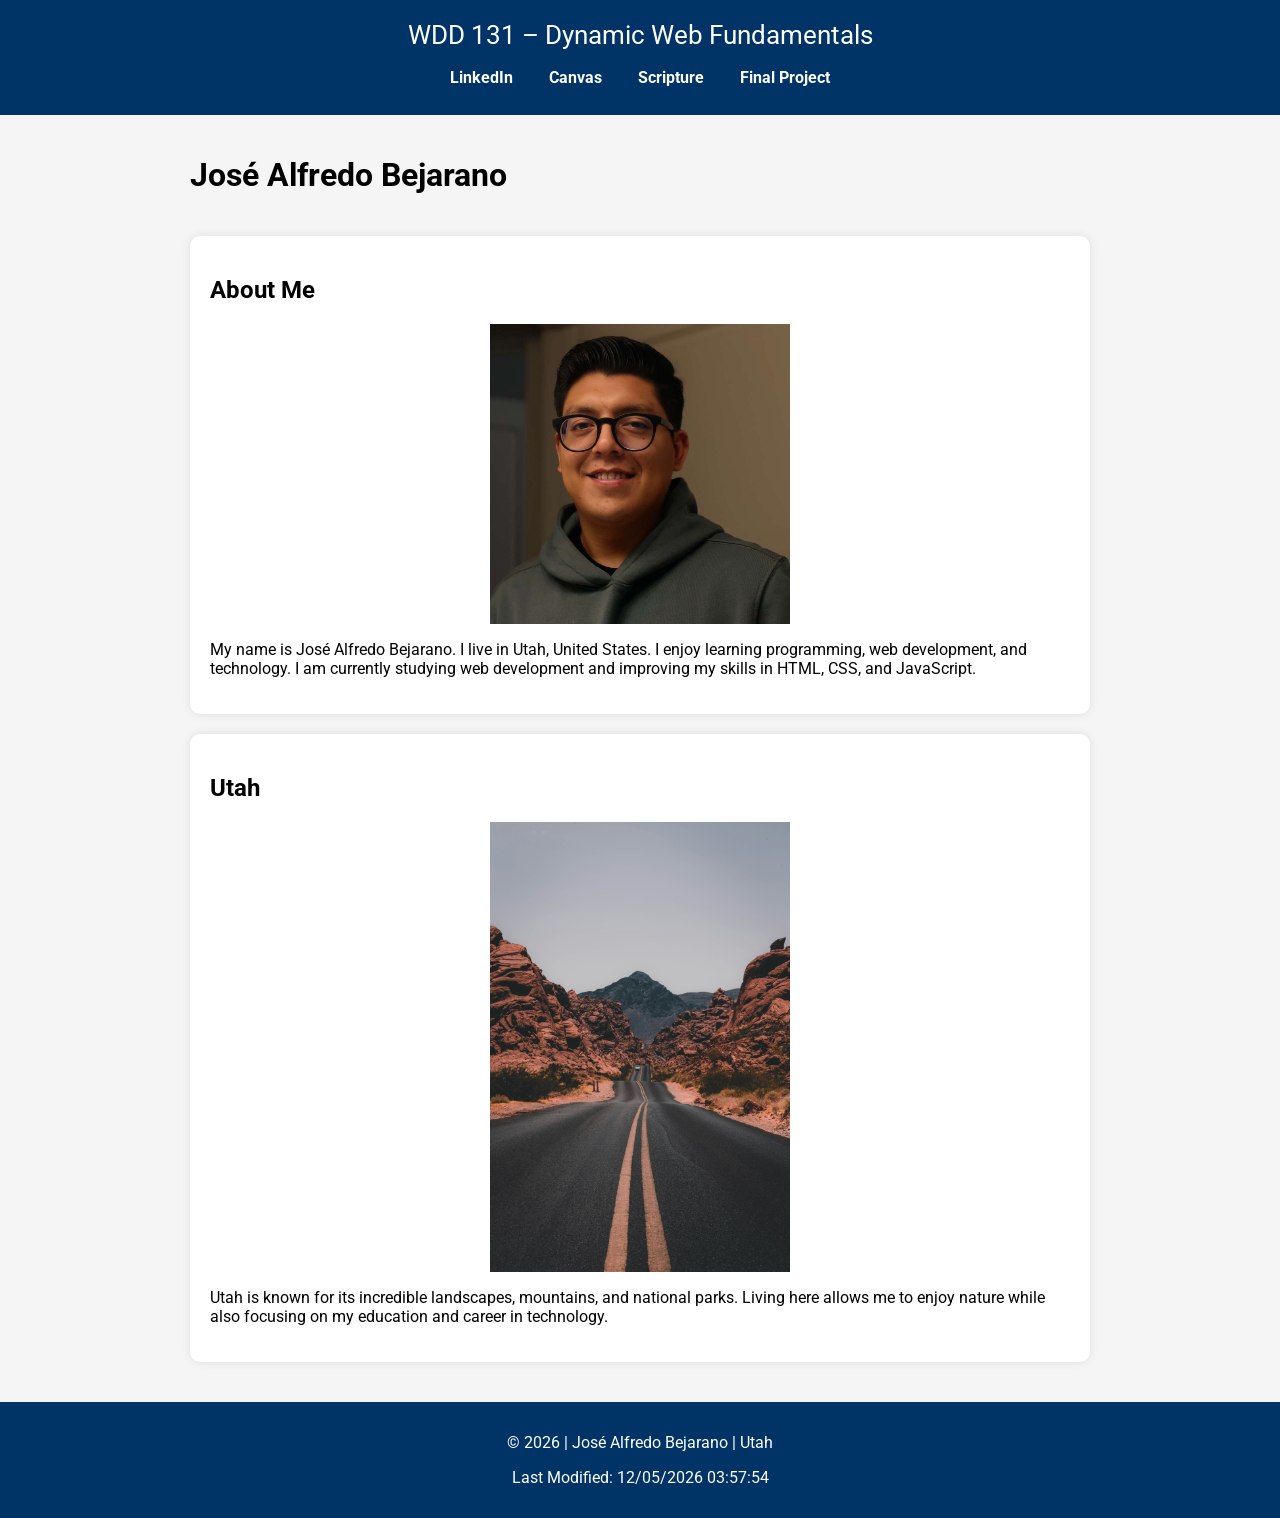
<file: index.html>
<!DOCTYPE html>
<html lang="en">
<head>

<meta charset="UTF-8">
<meta name="viewport" content="width=device-width, initial-scale=1.0">

<title>WDD 131 – Dynamic Web Fundamentals – José Alfredo Bejarano</title>

<meta name="description" content="WDD 131 – Dynamic Web Fundamentals - José Alfredo Bejarano - web development, HTML, CSS, JavaScript learning.">

<meta name="author" content="José Alfredo Bejarano">

<link rel="stylesheet" href="styles/base.css">

<link href="https://fonts.googleapis.com/css2?family=Roboto:wght@300;400;700&display=swap" rel="stylesheet">

<script src="scripts/getdates.js" defer></script>

</head>

<body>

<header>

<span id="course-title">WDD 131 – Dynamic Web Fundamentals</span>

<nav>

<a href="https://www.linkedin.com" target="_blank">LinkedIn</a>

<a href="https://byupw.instructure.com/" target="_blank">Canvas</a>

<a href="https://www.churchofjesuschrist.org/study/scriptures/bofm/1-ne/3?lang=eng&id=p7#p7" target="_blank">Scripture</a>

<a href="#">Final Project</a>

</nav>

</header>

<main>

<h1>José Alfredo Bejarano</h1>

<section class="card">

<h2>About Me</h2>

<img src="images/me.jpg" alt="My Photo">

<p>
My name is José Alfredo Bejarano. I live in Utah, United States. I enjoy learning programming, web development, and technology. I am currently studying web development and improving my skills in HTML, CSS, and JavaScript.
</p>

</section>

<section class="card">

<h2>Utah</h2>

<img src="images/utah.jpg" alt="Utah Landscape">

<p>
Utah is known for its incredible landscapes, mountains, and national parks. Living here allows me to enjoy nature while also focusing on my education and career in technology.
</p>

</section>

</main>

<footer>

<p>
© <span id="currentyear"></span> | José Alfredo Bejarano | Utah
</p>

<p id="lastModified"></p>

</footer>

</body>
</html>
</file>
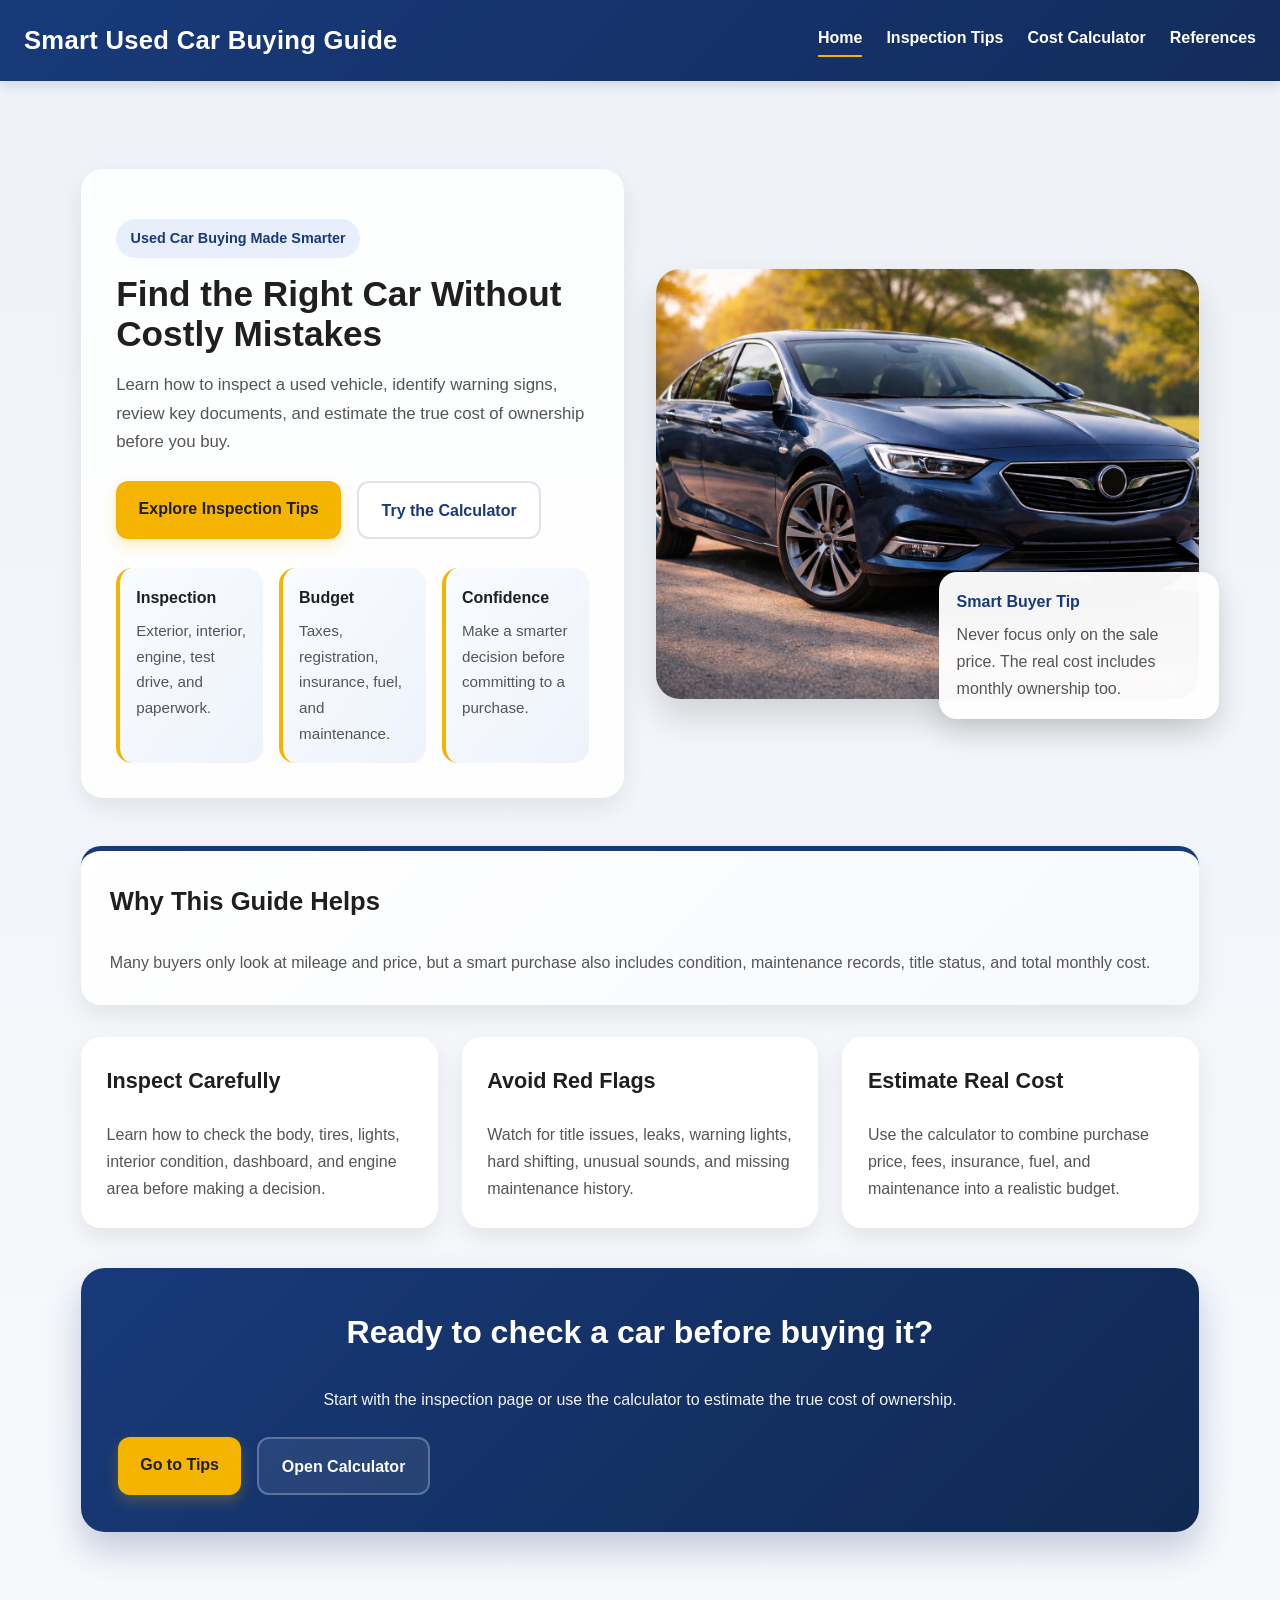
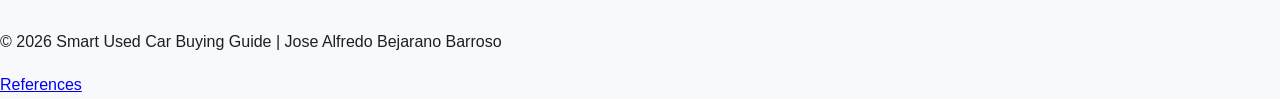
<file: project/index.html>
<!DOCTYPE html>
<html lang="en">
<head>
  <meta charset="UTF-8">
  <meta name="viewport" content="width=device-width, initial-scale=1.0">
  <title>Smart Used Car Buying Guide</title>
  <meta name="description" content="A smart guide to help buyers inspect used cars, avoid hidden problems, and calculate real ownership costs.">
  <meta name="author" content="Jose Alfredo Bejarano Barroso">
  <link rel="stylesheet" href="styles/project.css">
  <script src="scripts/project.js" defer></script>
</head>
<body>
  <header>
    <div class="logo">
      <h1>Smart Used Car Buying Guide</h1>
    </div>
    <button id="menu-button" aria-label="Open navigation menu">☰</button>
    <nav id="nav-menu">
      <a href="index.html">Home</a>
      <a href="tips.html">Inspection Tips</a>
      <a href="calculator.html">Cost Calculator</a>
      <a href="references.html">References</a>
    </nav>
  </header>

 <main>
  <section class="hero hero-premium">
    <div class="hero-copy">
      <p class="hero-tag">Used Car Buying Made Smarter</p>
      <h2>Find the Right Car Without Costly Mistakes</h2>
      <p class="hero-description">
        Learn how to inspect a used vehicle, identify warning signs, review key
        documents, and estimate the true cost of ownership before you buy.
      </p>

      <div class="hero-actions">
        <a class="button" href="tips.html">Explore Inspection Tips</a>
        <a class="button button-outline" href="calculator.html">Try the Calculator</a>
      </div>

      <div class="hero-mini-grid">
        <div class="mini-card">
          <h3>Inspection</h3>
          <p>Exterior, interior, engine, test drive, and paperwork.</p>
        </div>
        <div class="mini-card">
          <h3>Budget</h3>
          <p>Taxes, registration, insurance, fuel, and maintenance.</p>
        </div>
        <div class="mini-card">
          <h3>Confidence</h3>
          <p>Make a smarter decision before committing to a purchase.</p>
        </div>
      </div>
    </div>

    <div class="hero-visual">
      <img src="images/car-hero.jpg" alt="Blue sedan parked outdoors" loading="lazy">
      <div class="hero-badge">
        <span>Smart Buyer Tip</span>
        <p>Never focus only on the sale price. The real cost includes monthly ownership too.</p>
      </div>
    </div>
  </section>

  <section class="trust-section">
    <div class="trust-card">
      <h3>Why This Guide Helps</h3>
      <p>
        Many buyers only look at mileage and price, but a smart purchase also
        includes condition, maintenance records, title status, and total monthly cost.
      </p>
    </div>
  </section>

  <section class="feature-grid">
    <article class="feature-card">
      <h3>Inspect Carefully</h3>
      <p>
        Learn how to check the body, tires, lights, interior condition, dashboard,
        and engine area before making a decision.
      </p>
    </article>

    <article class="feature-card">
      <h3>Avoid Red Flags</h3>
      <p>
        Watch for title issues, leaks, warning lights, hard shifting, unusual sounds,
        and missing maintenance history.
      </p>
    </article>

    <article class="feature-card">
      <h3>Estimate Real Cost</h3>
      <p>
        Use the calculator to combine purchase price, fees, insurance, fuel,
        and maintenance into a realistic budget.
      </p>
    </article>
  </section>

  <section class="premium-cta">
    <div class="premium-cta-box">
      <h2>Ready to check a car before buying it?</h2>
      <p>
        Start with the inspection page or use the calculator to estimate the true cost of ownership.
      </p>
      <div class="hero-actions">
        <a class="button" href="tips.html">Go to Tips</a>
        <a class="button button-outline light-outline" href="calculator.html">Open Calculator</a>
      </div>
    </div>
  </section>
</main>
    <p>&copy; <span id="year"></span> Smart Used Car Buying Guide | Jose Alfredo Bejarano Barroso</p>
    <a href="references.html">References</a>
  </footer>
</body>
</html>
</file>
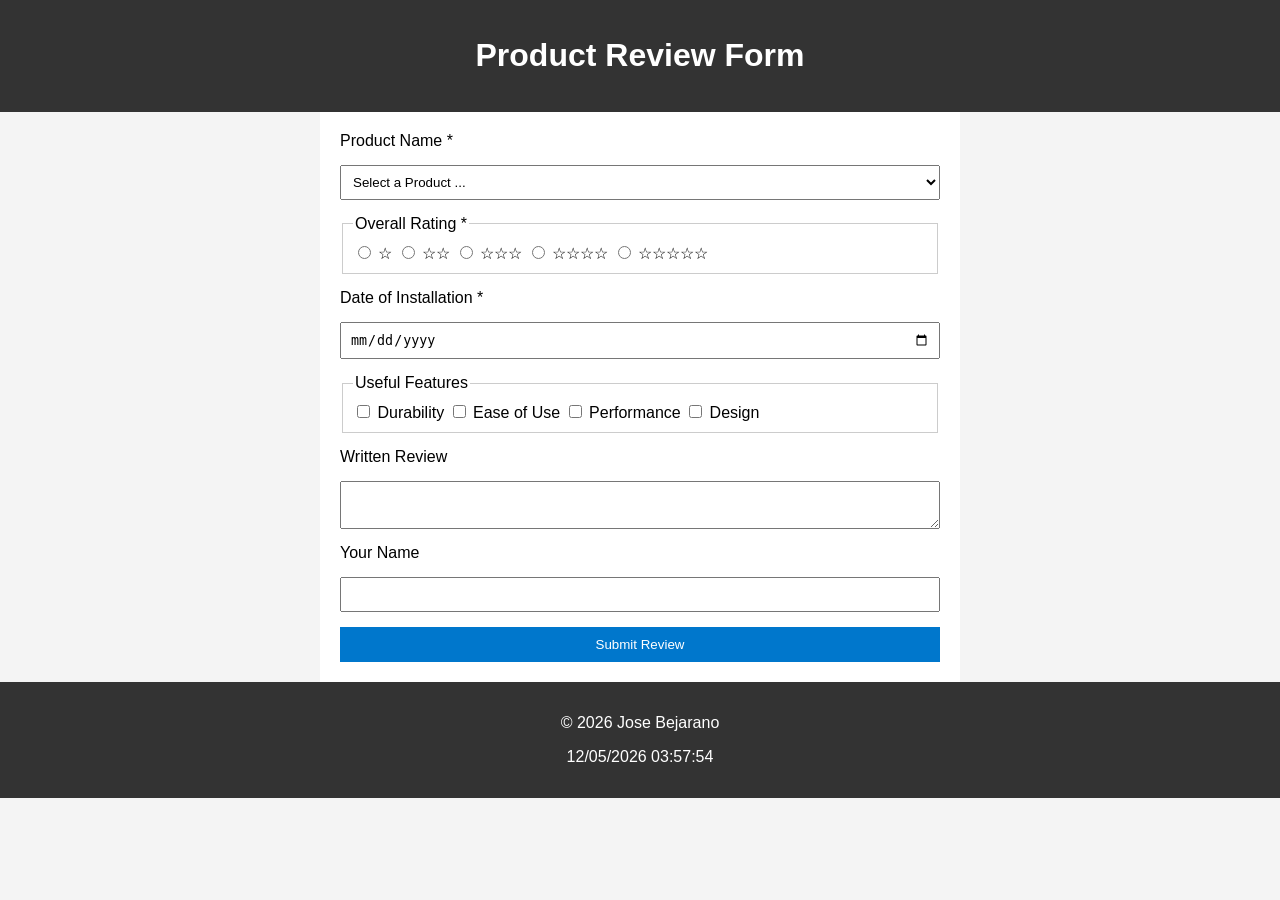
<file: form.html>
<!DOCTYPE html>
<html lang="en-US">
<head>
  <meta charset="UTF-8">
  <meta name="viewport" content="width=device-width, initial-scale=1.0">
  <meta name="description" content="Product Review Form">
  <meta name="author" content="Jose Bejarano">
  <title>Product Review Form</title>

  <link rel="stylesheet" href="styles/form.css">
  <script src="scripts/form.js" defer></script>
</head>

<body>
<header>
  <h1>Product Review Form</h1>
</header>

<main>
<form method="get" action="review.html" class="review-form">

  <!-- PRODUCT -->
  <label for="productName">Product Name *</label>
  <select id="productName" name="productName" required>
    <option value="" disabled selected>Select a Product ...</option>
  </select>

  <!-- RATING -->
  <fieldset>
    <legend>Overall Rating *</legend>

    <label><input type="radio" name="rating" value="1" required> ☆</label>
    <label><input type="radio" name="rating" value="2"> ☆☆</label>
    <label><input type="radio" name="rating" value="3"> ☆☆☆</label>
    <label><input type="radio" name="rating" value="4"> ☆☆☆☆</label>
    <label><input type="radio" name="rating" value="5"> ☆☆☆☆☆</label>
  </fieldset>

  <!-- DATE -->
  <label for="installDate">Date of Installation *</label>
  <input type="date" id="installDate" name="installDate" required>

  <!-- FEATURES -->
  <fieldset>
    <legend>Useful Features</legend>

    <label><input type="checkbox" name="features" value="Durability"> Durability</label>
    <label><input type="checkbox" name="features" value="Ease of Use"> Ease of Use</label>
    <label><input type="checkbox" name="features" value="Performance"> Performance</label>
    <label><input type="checkbox" name="features" value="Design"> Design</label>
  </fieldset>

  <!-- REVIEW -->
  <label for="review">Written Review</label>
  <textarea id="review" name="review"></textarea>

  <!-- NAME -->
  <label for="username">Your Name</label>
  <input type="text" id="username" name="username">

  <!-- BUTTON -->
  <input type="submit" value="Submit Review">

</form>
</main>

<footer>
  <p>&copy; <span id="year"></span> Jose Bejarano</p>
  <p id="lastModified"></p>
</footer>
</body>
</html>
</file>
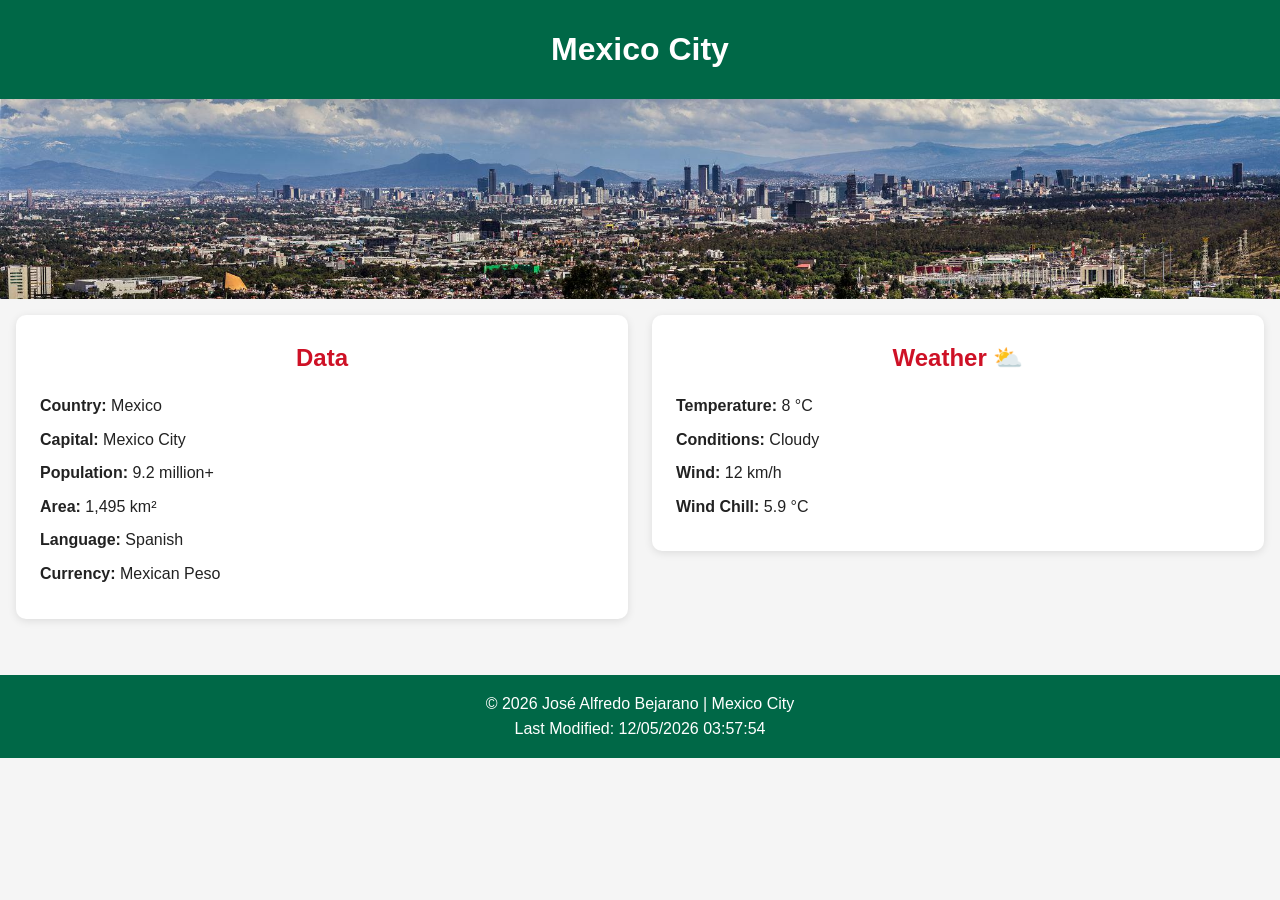
<file: place.html>
<!DOCTYPE html>
<html lang="en">
<head>
  <meta charset="UTF-8">
  <meta name="viewport" content="width=device-width, initial-scale=1.0">
  <title>Mexico City - Place Page</title>

  <!-- CSS -->
  <link rel="stylesheet" href="styles/place.css">

  <!-- JavaScript -->
  <script src="scripts/place.js" defer></script>
</head>

<body>

  <!-- HEADER -->
  <header>
    <h1>Mexico City</h1>
  </header>

  <!-- HERO IMAGE -->
  <section class="hero">
    <picture>
      <source srcset="images/cdmx-large.webp" media="(min-width: 768px)">
      <img src="images/cdmx-small.webp" alt="Mexico City skyline">
    </picture>
  </section>

  <!-- MAIN CONTENT -->
  <main>
    <div class="info-container">

      <!-- DATA SECTION -->
      <section class="data">
        <h2>Data</h2>
        <p><strong>Country:</strong> Mexico</p>
        <p><strong>Capital:</strong> Mexico City</p>
        <p><strong>Population:</strong> 9.2 million+</p>
        <p><strong>Area:</strong> 1,495 km²</p>
        <p><strong>Language:</strong> Spanish</p>
        <p><strong>Currency:</strong> Mexican Peso</p>
      </section>

      <!-- WEATHER SECTION -->
      <section class="weather">
        <h2>Weather</h2>

        <!-- SVG icon (mobile view) -->
        <svg class="weather-icon" xmlns="http://www.w3.org/2000/svg" viewBox="0 0 64 64" aria-label="Weather icon" role="img">
  <circle cx="24" cy="24" r="10" fill="#FFD54F"></circle>
  <path d="M20 44h24a10 10 0 0 0 0-20 14 14 0 0 0-26-4A12 12 0 0 0 20 44z" fill="#90A4AE"></path>
</svg>
        <p><strong>Temperature:</strong> <span id="temperature">8</span> °C</p>
        <p><strong>Conditions:</strong> Cloudy</p>
        <p><strong>Wind:</strong> <span id="wind">12</span> km/h</p>
        <p><strong>Wind Chill:</strong> <span id="windchill"></span></p>
      </section>

    </div>
  </main>

  <!-- FOOTER -->
  <footer>
    <p>&copy; <span id="currentyear"></span> José Alfredo Bejarano | Mexico City</p>
    <p id="lastModified"></p>
  </footer>

</body>
</html>
</file>
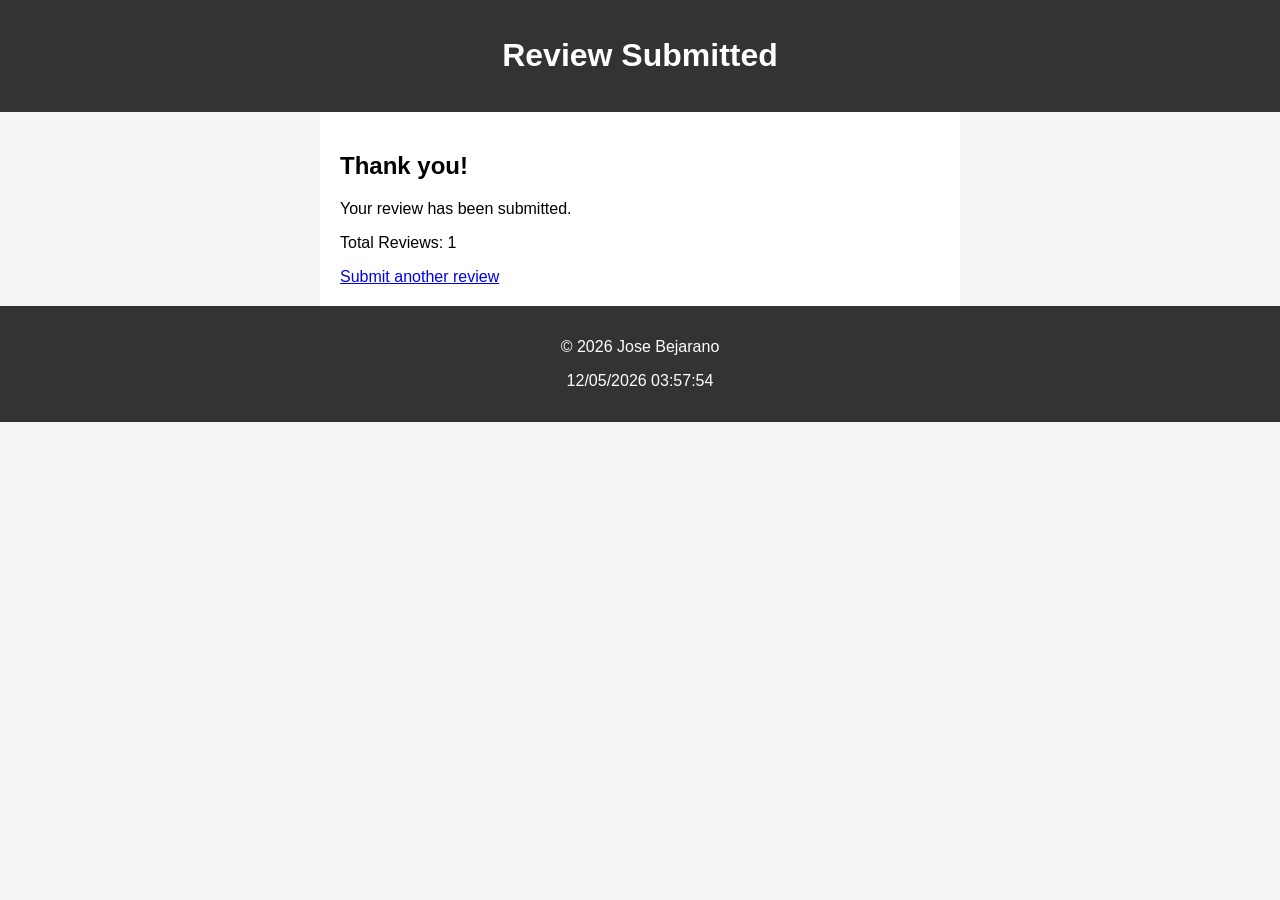
<file: review.html>
<!DOCTYPE html>
<html lang="en-US">
<head>
  <meta charset="UTF-8">
  <title>Review Submitted</title>

  <link rel="stylesheet" href="styles/form.css">
  <script src="scripts/form.js" defer></script>
</head>

<body>
<header>
  <h1>Review Submitted</h1>
</header>

<main>
  <h2>Thank you!</h2>
  <p>Your review has been submitted.</p>

  <p>Total Reviews: <span id="reviewCount"></span></p>

  <a href="form.html">Submit another review</a>
</main>

<footer>
  <p>&copy; <span id="year"></span> Jose Bejarano</p>
  <p id="lastModified"></p>
</footer>
</body>
</html>
</file>
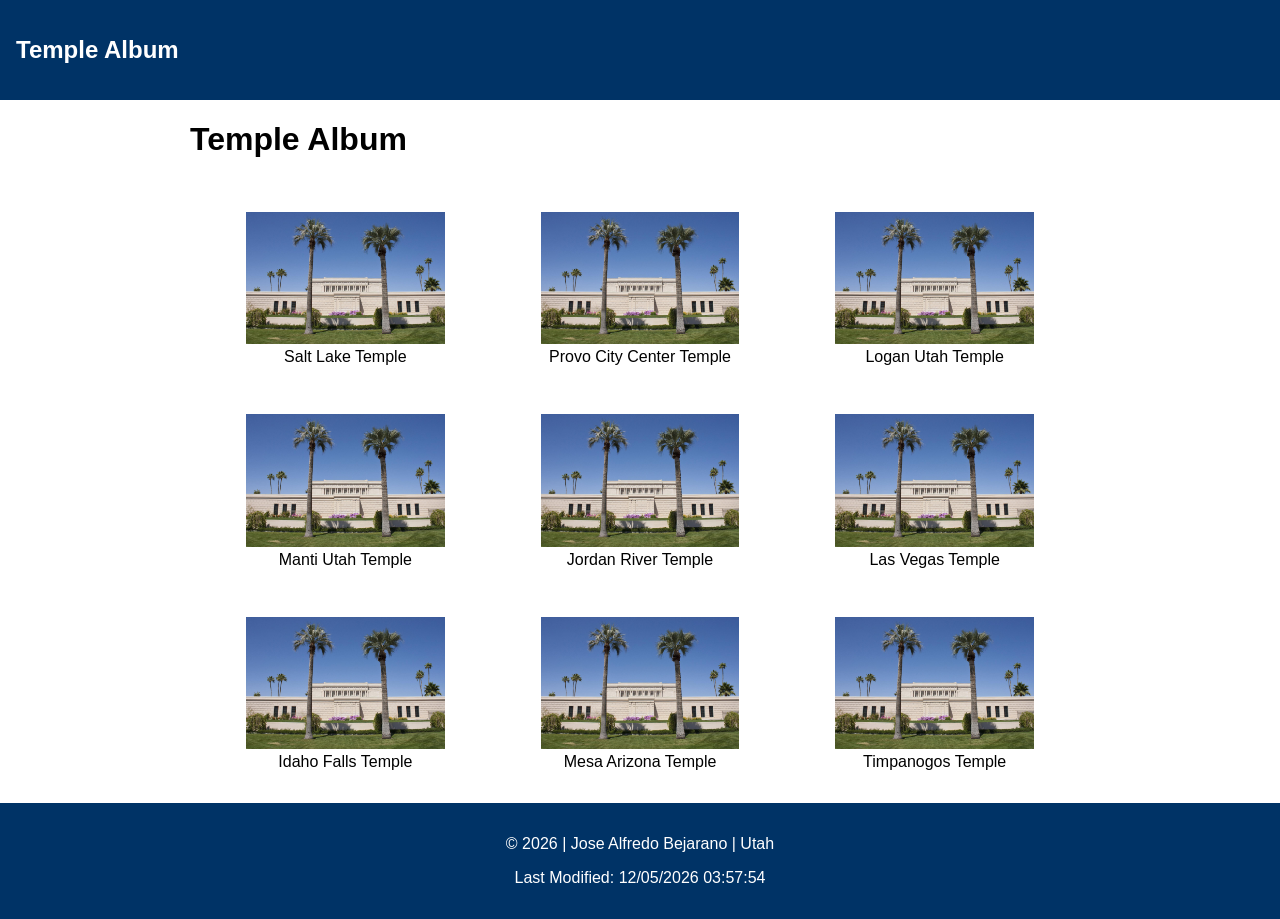
<file: temples.html>
<!DOCTYPE html>
<html lang="en">
<head>
<meta charset="UTF-8">
<meta name="viewport" content="width=device-width, initial-scale=1.0">
<title>Temple Album</title>

<link rel="stylesheet" href="styles/temples.css">
<link rel="stylesheet" href="styles/temples-large.css">

<script src="scripts/temples.js" defer></script>

</head>

<body>

<header>
<h2>Temple Album</h2>

<button id="menu">☰</button>

<nav>
<a href="#">Home</a>
<a href="#">Old</a>
<a href="#">New</a>
<a href="#">Large</a>
<a href="#">Small</a>
</nav>

</header>

<main>

<h1>Temple Album</h1>

<div class="gallery">

<figure>
<img src="images/temple1.jpg" alt="Temple 1">
<figcaption>Salt Lake Temple</figcaption>
</figure>

<figure>
<img src="images/temple2.jpg" alt="Temple 2">
<figcaption>Provo City Center Temple</figcaption>
</figure>

<figure>
<img src="images/temple3.jpg" alt="Temple 3">
<figcaption>Logan Utah Temple</figcaption>
</figure>

<figure>
<img src="images/temple4.jpg" alt="Temple 4">
<figcaption>Manti Utah Temple</figcaption>
</figure>

<figure>
<img src="images/temple5.jpg" alt="Temple 5">
<figcaption>Jordan River Temple</figcaption>
</figure>

<figure>
<img src="images/temple6.jpg" alt="Temple 6">
<figcaption>Las Vegas Temple</figcaption>
</figure>

<figure>
<img src="images/temple7.jpg" alt="Temple 7">
<figcaption>Idaho Falls Temple</figcaption>
</figure>

<figure>
<img src="images/temple8.jpg" alt="Temple 8">
<figcaption>Mesa Arizona Temple</figcaption>
</figure>

<figure>
<img src="images/temple9.jpg" alt="Temple 9">
<figcaption>Timpanogos Temple</figcaption>
</figure>

</div>

</main>

<footer>

<p>© <span id="year"></span> | Jose Alfredo Bejarano | Utah</p>

<p>Last Modified: <span id="lastModified"></span></p>

</footer>

</body>
</html>
</file>
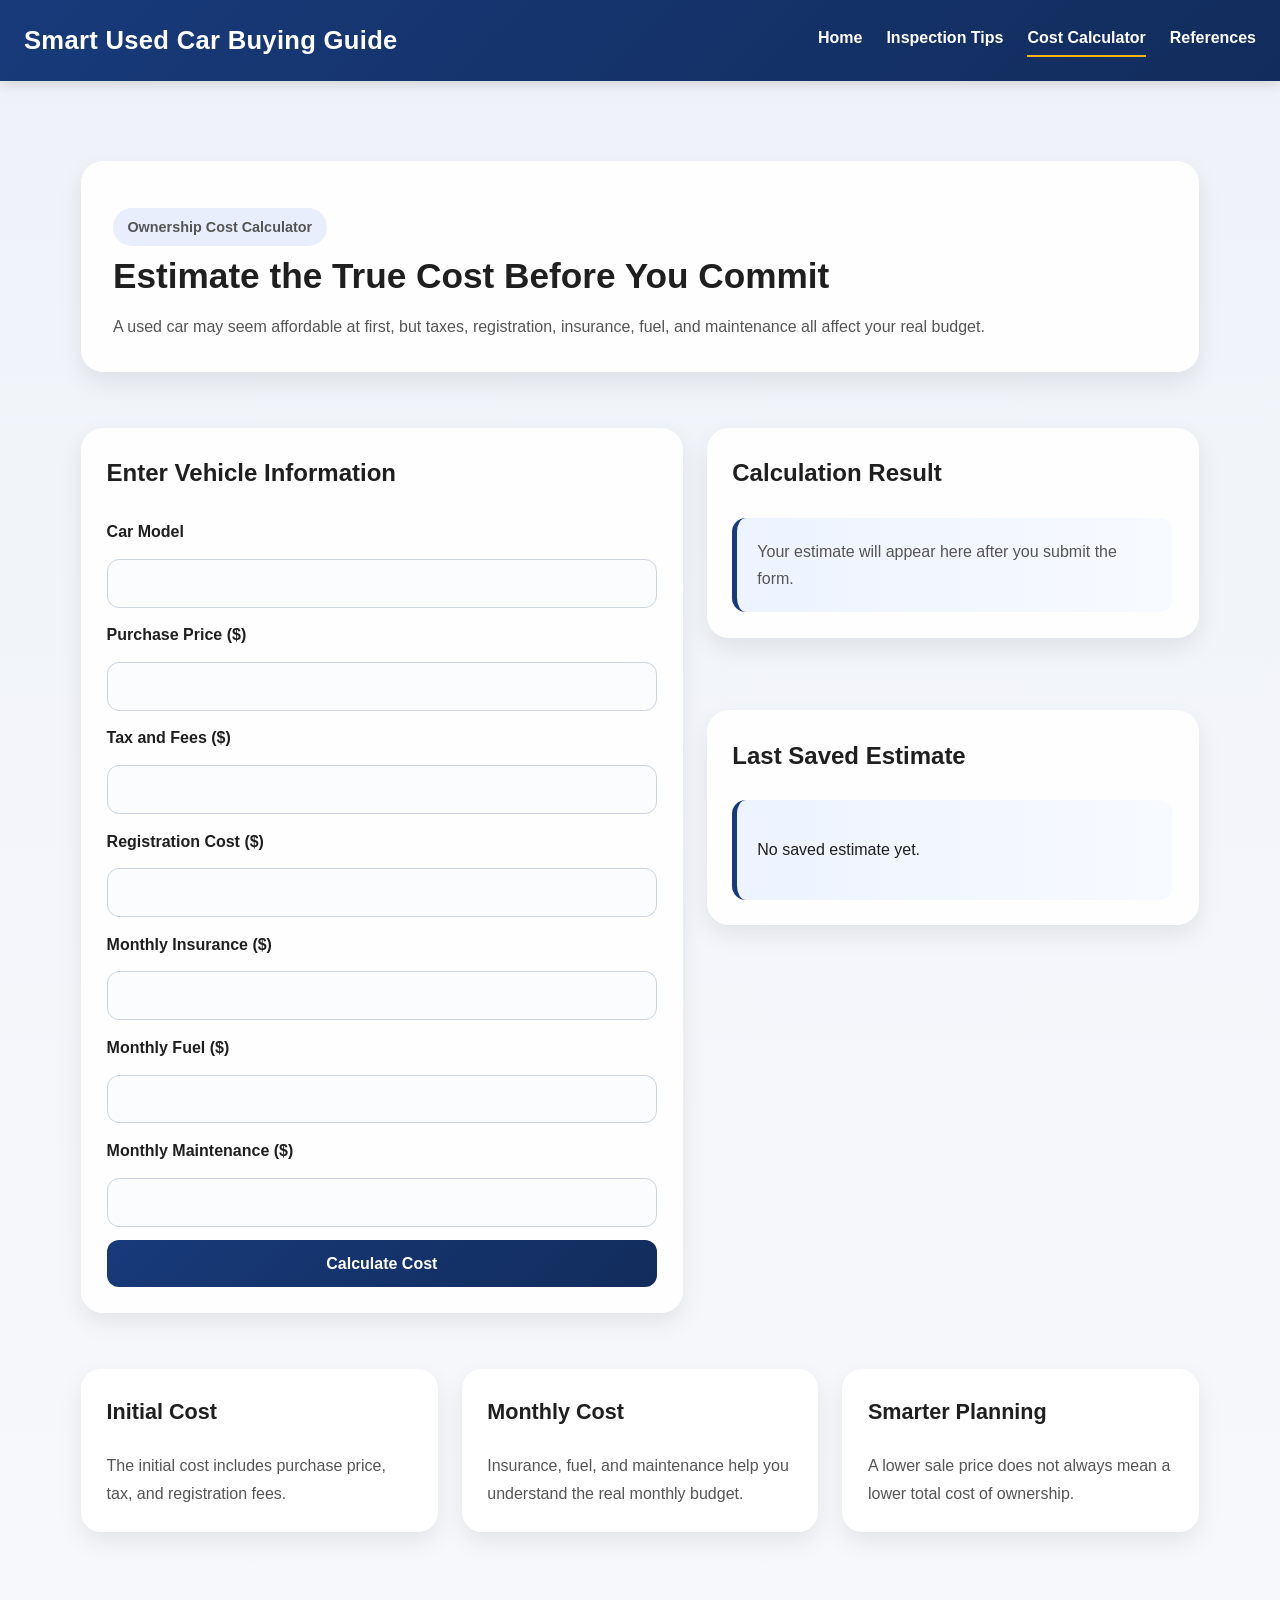
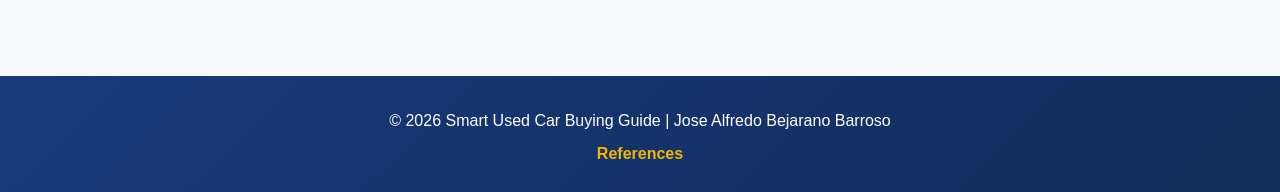
<file: project/calculator.html>
<!DOCTYPE html>
<html lang="en">
<head>
  <meta charset="UTF-8">
  <meta name="viewport" content="width=device-width, initial-scale=1.0">
  <title>Cost Calculator | Smart Used Car Buying Guide</title>
  <meta name="description" content="Calculate the real cost of buying and owning a used car.">
  <meta name="author" content="Jose Alfredo Bejarano Barroso">
  <link rel="stylesheet" href="styles/project.css">
  <script src="scripts/project.js" defer></script>
</head>
<body>
  <header>
    <div class="logo">
      <h1>Smart Used Car Buying Guide</h1>
    </div>
    <button id="menu-button" aria-label="Open navigation menu">☰</button>
    <nav id="nav-menu">
      <a href="index.html">Home</a>
      <a href="tips.html">Inspection Tips</a>
      <a href="calculator.html">Cost Calculator</a>
      <a href="references.html">References</a>
    </nav>
  </header>

 <main>
  <section class="page-hero">
    <div class="page-hero-copy">
      <p class="hero-tag">Ownership Cost Calculator</p>
      <h2>Estimate the True Cost Before You Commit</h2>
      <p>
        A used car may seem affordable at first, but taxes, registration,
        insurance, fuel, and maintenance all affect your real budget.
      </p>
    </div>
  </section>

  <section class="calculator-layout">
    <div class="form-section premium-panel">
      <h3>Enter Vehicle Information</h3>
      <form id="car-form">
        <label for="carModel">Car Model</label>
        <input type="text" id="carModel" name="carModel" required>

        <label for="price">Purchase Price ($)</label>
        <input type="number" id="price" name="price" required>

        <label for="tax">Tax and Fees ($)</label>
        <input type="number" id="tax" name="tax" required>

        <label for="registration">Registration Cost ($)</label>
        <input type="number" id="registration" name="registration" required>

        <label for="insurance">Monthly Insurance ($)</label>
        <input type="number" id="insurance" name="insurance" required>

        <label for="fuel">Monthly Fuel ($)</label>
        <input type="number" id="fuel" name="fuel" required>

        <label for="maintenance">Monthly Maintenance ($)</label>
        <input type="number" id="maintenance" name="maintenance" required>

        <button type="submit">Calculate Cost</button>
      </form>
    </div>

    <div class="calculator-side">
      <section class="result-section premium-panel">
        <h3>Calculation Result</h3>
        <div id="result"></div>
      </section>

      <section class="saved-section premium-panel">
        <h3>Last Saved Estimate</h3>
        <div id="saved-result"></div>
      </section>
    </div>
  </section>

  <section class="feature-grid">
    <article class="feature-card">
      <h3>Initial Cost</h3>
      <p>The initial cost includes purchase price, tax, and registration fees.</p>
    </article>

    <article class="feature-card">
      <h3>Monthly Cost</h3>
      <p>Insurance, fuel, and maintenance help you understand the real monthly budget.</p>
    </article>

    <article class="feature-card">
      <h3>Smarter Planning</h3>
      <p>A lower sale price does not always mean a lower total cost of ownership.</p>
    </article>
  </section>
</main>
  <footer>
    <p>&copy; <span id="year"></span> Smart Used Car Buying Guide | Jose Alfredo Bejarano Barroso</p>
    <a href="references.html">References</a>
  </footer>
</body>
</html>
</file>
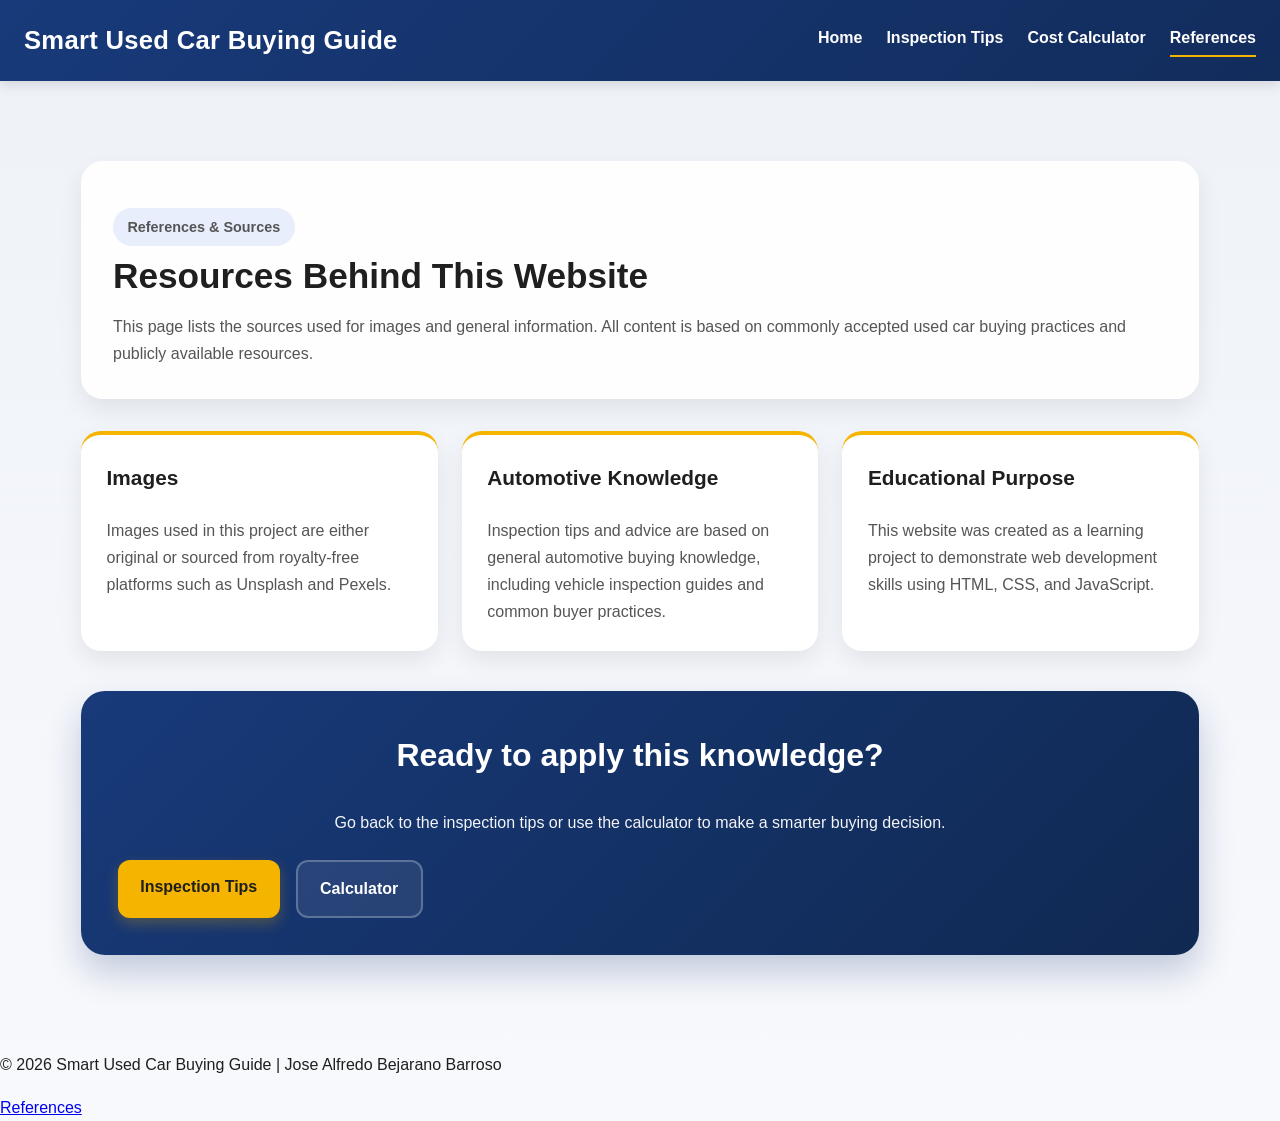
<file: project/references.html>
<!DOCTYPE html>
<html lang="en">
<head>
  <meta charset="UTF-8">
  <meta name="viewport" content="width=device-width, initial-scale=1.0">
  <title>References | Smart Used Car Buying Guide</title>
  <meta name="description" content="References for images and information used in this website project.">
  <meta name="author" content="Jose Alfredo Bejarano Barroso">
  <link rel="stylesheet" href="styles/project.css">
  <script src="scripts/project.js" defer></script>
</head>
<body>
  <header>
    <div class="logo">
      <h1>Smart Used Car Buying Guide</h1>
    </div>
    <button id="menu-button" aria-label="Open navigation menu">☰</button>
    <nav id="nav-menu">
      <a href="index.html">Home</a>
      <a href="tips.html">Inspection Tips</a>
      <a href="calculator.html">Cost Calculator</a>
      <a href="references.html">References</a>
    </nav>
  </header>

  <main>
  <section class="page-hero">
    <div class="page-hero-copy">
      <p class="hero-tag">References & Sources</p>
      <h2>Resources Behind This Website</h2>
      <p>
        This page lists the sources used for images and general information.
        All content is based on commonly accepted used car buying practices and
        publicly available resources.
      </p>
    </div>
  </section>

  <section class="references-grid">
    <article class="reference-card">
      <h3>Images</h3>
      <p>
        Images used in this project are either original or sourced from
        royalty-free platforms such as Unsplash and Pexels.
      </p>
    </article>

    <article class="reference-card">
      <h3>Automotive Knowledge</h3>
      <p>
        Inspection tips and advice are based on general automotive buying
        knowledge, including vehicle inspection guides and common buyer practices.
      </p>
    </article>

    <article class="reference-card">
      <h3>Educational Purpose</h3>
      <p>
        This website was created as a learning project to demonstrate web
        development skills using HTML, CSS, and JavaScript.
      </p>
    </article>
  </section>

  <section class="premium-cta">
    <div class="premium-cta-box">
      <h2>Ready to apply this knowledge?</h2>
      <p>
        Go back to the inspection tips or use the calculator to make a smarter
        buying decision.
      </p>
      <div class="hero-actions">
        <a class="button" href="tips.html">Inspection Tips</a>
        <a class="button button-outline light-outline" href="calculator.html">Calculator</a>
      </div>
    </div>
  </section>
</main>
    <p>&copy; <span id="year"></span> Smart Used Car Buying Guide | Jose Alfredo Bejarano Barroso</p>
    <a href="references.html">References</a>
  </footer>
</body>
</html>
</file>
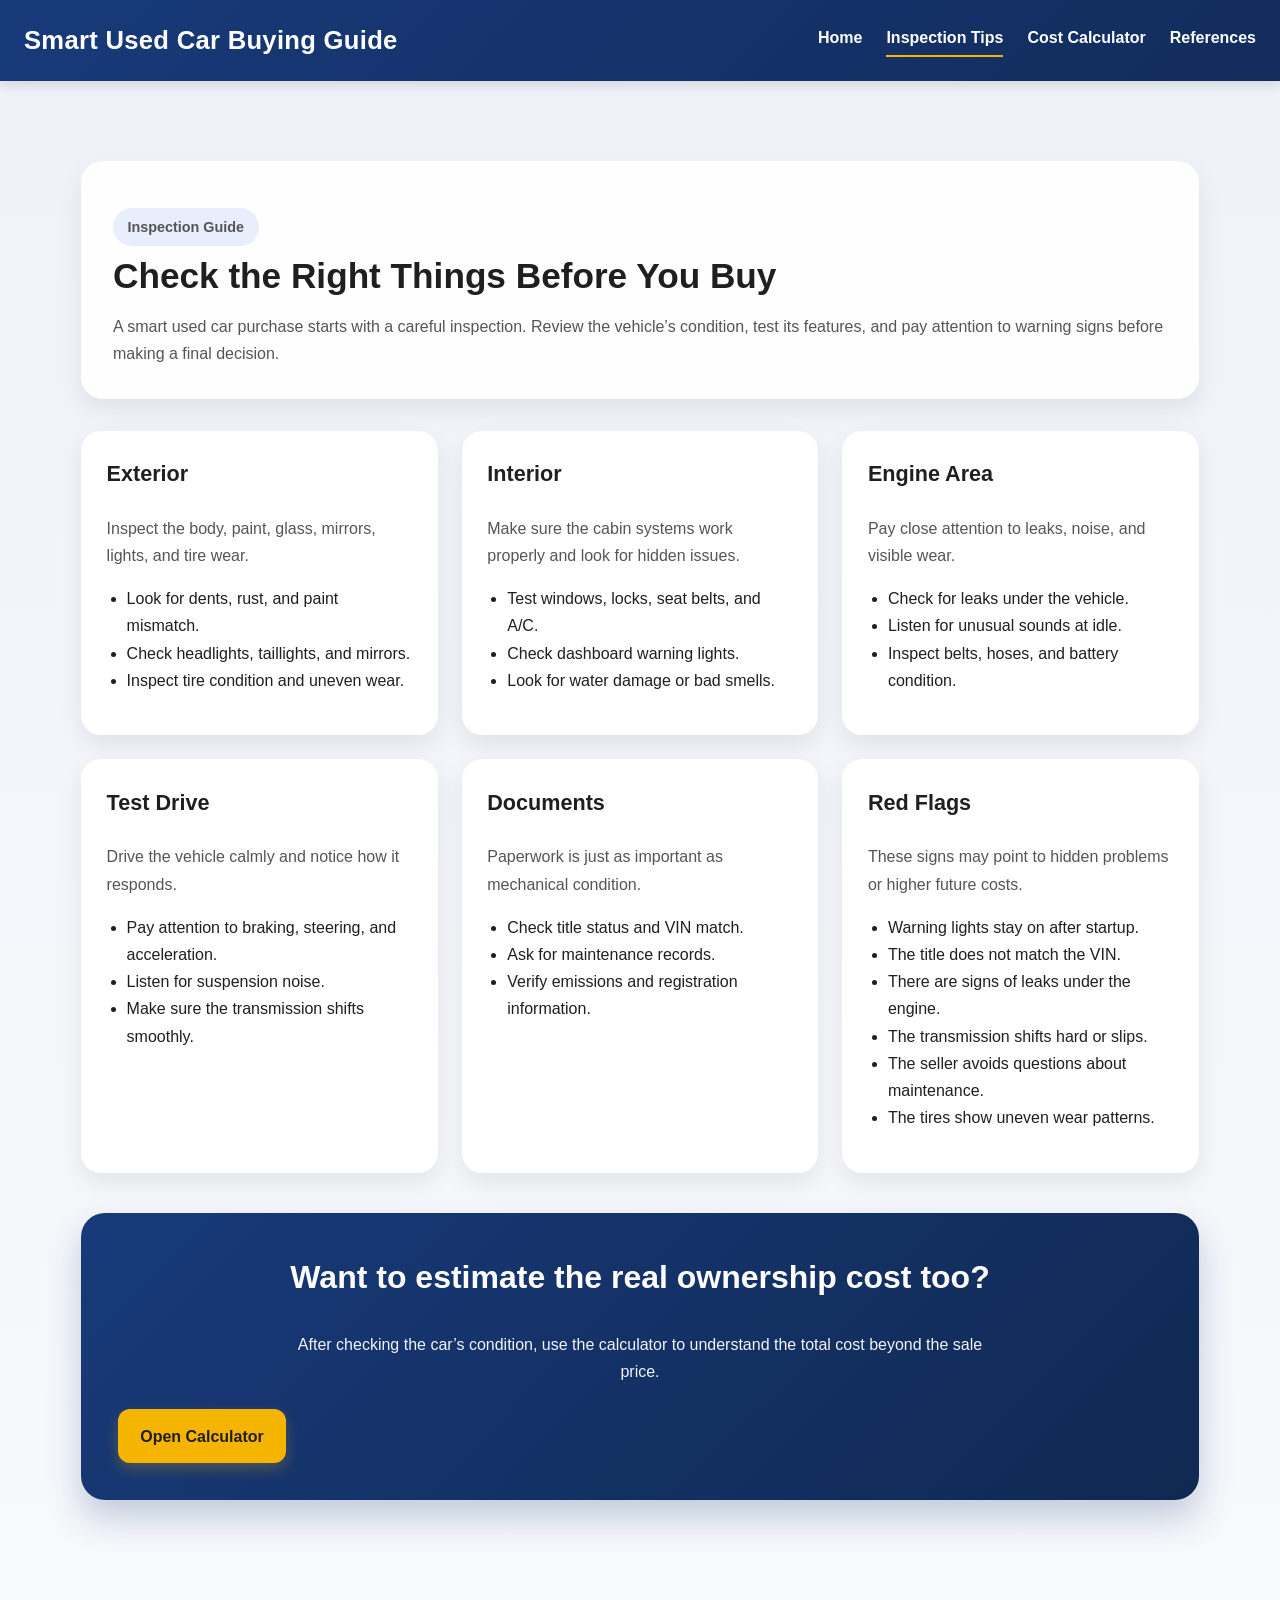
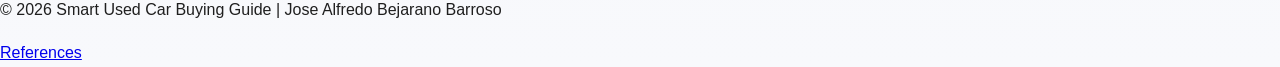
<file: project/tips.html>
<!DOCTYPE html>
<html lang="en">
<head>
  <meta charset="UTF-8">
  <meta name="viewport" content="width=device-width, initial-scale=1.0">
  <title>Inspection Tips | Smart Used Car Buying Guide</title>
  <meta name="description" content="Inspection tips for buying a used car safely and intelligently.">
  <meta name="author" content="Jose Alfredo Bejarano Barroso">
  <link rel="stylesheet" href="styles/project.css">
  <script src="scripts/project.js" defer></script>
</head>
<body>
  <header>
    <div class="logo">
      <h1>Smart Used Car Buying Guide</h1>
    </div>
    <button id="menu-button" aria-label="Open navigation menu">☰</button>
    <nav id="nav-menu">
      <a href="index.html">Home</a>
      <a href="tips.html">Inspection Tips</a>
      <a href="calculator.html">Cost Calculator</a>
      <a href="references.html">References</a>
    </nav>
  </header>

 <main>
  <section class="page-hero">
    <div class="page-hero-copy">
      <p class="hero-tag">Inspection Guide</p>
      <h2>Check the Right Things Before You Buy</h2>
      <p>
        A smart used car purchase starts with a careful inspection. Review the
        vehicle’s condition, test its features, and pay attention to warning signs
        before making a final decision.
      </p>
    </div>
  </section>

  <section class="feature-grid">
    <article class="feature-card">
      <h3>Exterior</h3>
      <p>Inspect the body, paint, glass, mirrors, lights, and tire wear.</p>
      <ul>
        <li>Look for dents, rust, and paint mismatch.</li>
        <li>Check headlights, taillights, and mirrors.</li>
        <li>Inspect tire condition and uneven wear.</li>
      </ul>
    </article>

    <article class="feature-card">
      <h3>Interior</h3>
      <p>Make sure the cabin systems work properly and look for hidden issues.</p>
      <ul>
        <li>Test windows, locks, seat belts, and A/C.</li>
        <li>Check dashboard warning lights.</li>
        <li>Look for water damage or bad smells.</li>
      </ul>
    </article>

    <article class="feature-card">
      <h3>Engine Area</h3>
      <p>Pay close attention to leaks, noise, and visible wear.</p>
      <ul>
        <li>Check for leaks under the vehicle.</li>
        <li>Listen for unusual sounds at idle.</li>
        <li>Inspect belts, hoses, and battery condition.</li>
      </ul>
    </article>

    <article class="feature-card">
      <h3>Test Drive</h3>
      <p>Drive the vehicle calmly and notice how it responds.</p>
      <ul>
        <li>Pay attention to braking, steering, and acceleration.</li>
        <li>Listen for suspension noise.</li>
        <li>Make sure the transmission shifts smoothly.</li>
      </ul>
    </article>

    <article class="feature-card">
      <h3>Documents</h3>
      <p>Paperwork is just as important as mechanical condition.</p>
      <ul>
        <li>Check title status and VIN match.</li>
        <li>Ask for maintenance records.</li>
        <li>Verify emissions and registration information.</li>
      </ul>
    </article>

    <article class="feature-card">
      <h3>Red Flags</h3>
      <p>These signs may point to hidden problems or higher future costs.</p>
      <ul id="warning-list"></ul>
    </article>
  </section>

  <section class="premium-cta">
    <div class="premium-cta-box">
      <h2>Want to estimate the real ownership cost too?</h2>
      <p>
        After checking the car’s condition, use the calculator to understand the
        total cost beyond the sale price.
      </p>
      <div class="hero-actions">
        <a class="button" href="calculator.html">Open Calculator</a>
      </div>
    </div>
  </section>
</main>
    <p>&copy; <span id="year"></span> Smart Used Car Buying Guide | Jose Alfredo Bejarano Barroso</p>
    <a href="references.html">References</a>
  </footer>
</body>
</html>
</file>
<file: styles/base.css>
body{
font-family: 'Roboto', sans-serif;
margin:0;
background:#f5f5f5;
}

header{
background:#003366;
color:white;
text-align:center;
padding:20px;
}

#course-title{
display:block;
font-size:1.6rem;
margin-bottom:10px;
}

nav{
display:flex;
justify-content:center;
gap:20px;
}

nav a{
color:white;
text-decoration:none;
font-weight:bold;
padding:8px;
}

nav a:hover{
background:white;
color:#003366;
border-radius:6px;
}

main{
max-width:900px;
margin:auto;
padding:20px;
display:grid;
gap:20px;
}

.card{
background:white;
padding:20px;
border-radius:10px;
box-shadow:0 0 10px rgba(0,0,0,0.1);
}

.card img{
width:100%;
max-width:300px;
display:block;
margin:auto;
margin-bottom:10px;
}

footer{
background:#003366;
color:white;
text-align:center;
padding:15px;
margin-top:20px;
}
</file>
<file: project/styles/project.css>
:root {
  --primary-color: #183a7a;
  --primary-dark: #122c5c;
  --secondary-color: #f5f7fb;
  --accent-color: #f4b400;
  --accent-dark: #d99b00;
  --dark-color: #1f1f1f;
  --text-soft: #555;
  --light-color: #ffffff;
  --card-shadow: 0 10px 25px rgba(0, 0, 0, 0.08);
  --card-shadow-hover: 0 14px 30px rgba(0, 0, 0, 0.12);
  --radius: 16px;
  --max-width: 1150px;
}

* {
  box-sizing: border-box;
}

html {
  scroll-behavior: smooth;
}

body {
  margin: 0;
  font-family: Arial, Helvetica, sans-serif;
  line-height: 1.7;
  background: linear-gradient(to bottom, #eef2f8, #f8f9fc);
  color: var(--dark-color);
}

img {
  max-width: 100%;
  display: block;
}

header {
  background: linear-gradient(135deg, var(--primary-color), var(--primary-dark));
  color: var(--light-color);
  padding: 1rem 1.5rem;
  box-shadow: 0 4px 12px rgba(0, 0, 0, 0.12);
  position: sticky;
  top: 0;
  z-index: 100;
}

.logo h1 {
  margin: 0;
  font-size: 1.6rem;
  letter-spacing: 0.3px;
}

#menu-button {
  background: transparent;
  border: 1px solid rgba(255, 255, 255, 0.35);
  color: var(--light-color);
  font-size: 1.8rem;
  cursor: pointer;
  display: block;
  margin-top: 0.75rem;
  padding: 0.35rem 0.75rem;
  border-radius: 10px;
  transition: background-color 0.3s ease, transform 0.2s ease;
}

#menu-button:hover {
  background-color: rgba(255, 255, 255, 0.12);
  transform: scale(1.03);
}

#nav-menu {
  display: none;
  flex-direction: column;
}

#nav-menu.open {
  display: flex;
}

#nav-menu a {
  color: var(--light-color);
  text-decoration: none;
  font-weight: 700;
  padding: 0.5rem 0;
  position: relative;
  transition: opacity 0.3s ease;
}

#nav-menu a:hover {
  opacity: 0.85;
}

main {
  max-width: var(--max-width);
  margin: 0 auto;
  padding: 2rem 1rem 3rem;
}

.hero {
  display: grid;
  gap: 2rem;
  align-items: center;
  margin: 3rem 0;
}

.hero img {
  width: 100%;
  height: 320px;
  object-fit: cover;
  border-radius: var(--radius);
  box-shadow: var(--card-shadow);
}

.hero-text {
  background-color: var(--light-color);
  padding: 2rem;
  border-radius: var(--radius);
  box-shadow: var(--card-shadow);
}

.hero-text h2 {
  margin-top: 0;
  font-size: 2.2rem;
  line-height: 1.2;
}

.hero-text p {
  color: var(--text-soft);
  font-size: 1.05rem;
}

.hero-buttons {
  display: flex;
  flex-wrap: wrap;
  gap: 1rem;
  margin-top: 1.5rem;
}

.button {
  display: inline-block;
  background-color: var(--accent-color);
  color: var(--dark-color);
  text-decoration: none;
  padding: 0.85rem 1.4rem;
  border-radius: 12px;
  font-weight: 700;
  transition: transform 0.25s ease, background-color 0.25s ease, box-shadow 0.25s ease;
  box-shadow: 0 6px 14px rgba(244, 180, 0, 0.25);
}

.button:hover {
  background-color: var(--accent-dark);
  transform: translateY(-2px);
  box-shadow: 0 10px 18px rgba(244, 180, 0, 0.3);
}

.intro,
.page-banner,
.form-section,
.result-section,
.saved-section,
.references-list {
  background-color: var(--light-color);
  padding: 1.6rem;
  margin: 1.5rem 0;
  border-radius: var(--radius);
  box-shadow: var(--card-shadow);
}

.intro h2,
.page-banner h2,
.form-section h2,
.result-section h3,
.saved-section h3,
.references-list h2 {
  margin-top: 0;
}

.page-banner p,
.intro p,
.references-list p,
.references-list li {
  color: var(--text-soft);
}

.cards {
  display: grid;
  gap: 1.5rem;
  margin: 2rem 0;
}

.card {
  background-color: var(--light-color);
  padding: 1.5rem;
  border-radius: var(--radius);
  box-shadow: var(--card-shadow);
  transition: transform 0.25s ease, box-shadow 0.25s ease;
}

.card:hover {
  transform: translateY(-5px);
  box-shadow: var(--card-shadow-hover);
}

.card h3 {
  margin-top: 0;
  font-size: 1.4rem;
}

.card p,
.card li {
  color: var(--text-soft);
}

ul {
  padding-left: 1.25rem;
}

form {
  display: grid;
  gap: 0.85rem;
}

label {
  font-weight: 700;
}

input,
button {
  padding: 0.9rem 1rem;
  font-size: 1rem;
  border-radius: 12px;
}

input {
  border: 1px solid #ccd4e0;
  background-color: #fbfcfe;
}

input:focus {
  outline: none;
  border-color: var(--primary-color);
  box-shadow: 0 0 0 3px rgba(24, 58, 122, 0.12);
}

button {
  background: linear-gradient(135deg, var(--primary-color), var(--primary-dark));
  color: var(--light-color);
  border: none;
  cursor: pointer;
  font-weight: bold;
  transition: transform 0.25s ease, opacity 0.25s ease;
}

button:hover {
  transform: translateY(-2px);
  opacity: 0.96;
}

#result,
#saved-result {
  background: linear-gradient(to right, #edf3ff, #f7faff);
  padding: 1.25rem;
  border-radius: 14px;
  border-left: 5px solid var(--primary-color);
}

footer {
  background: linear-gradient(135deg, var(--primary-color), var(--primary-dark));
  color: var(--light-color);
  text-align: center;
  padding: 1.5rem 1rem;
  margin-top: 3rem;
}

footer p {
  margin: 0.4rem 0;
}

footer a {
  color: var(--accent-color);
  text-decoration: none;
  font-weight: bold;
}

footer a:hover {
  text-decoration: underline;
}

@media (min-width: 768px) {
  header {
    display: grid;
    grid-template-columns: 1fr auto;
    align-items: center;
  }

  #menu-button {
    display: none;
  }

  nav {
    display: flex;
    flex-direction: row;
    justify-content: flex-end;
    gap: 1.5rem;
    margin-top: 0;
  }

  .hero {
    grid-template-columns: 1.1fr 1fr;
  }

  .cards {
    grid-template-columns: repeat(2, 1fr);
  }

.hero-text h2 {
  margin-top: 0;
  font-size: 2rem;
  line-height: 1.2;
}
}

@media (min-width: 1024px) {
  .cards {
    grid-template-columns: repeat(3, 1fr);
  }

  main {
    padding: 2.5rem 1rem 4rem;
  }
}
.hero-pro {
  position: relative;
}

.eyebrow {
  display: inline-block;
  background-color: #e8eefc;
  color: var(--primary-color);
  font-weight: 700;
  padding: 0.4rem 0.8rem;
  border-radius: 999px;
  margin-bottom: 1rem;
  font-size: 0.9rem;
}

.button-secondary {
  background-color: #fff3cd;
  box-shadow: 0 6px 14px rgba(0, 0, 0, 0.08);
}

.button-secondary:hover {
  background-color: #ffe69c;
}

.hero-image-box {
  position: relative;
}

.floating-card {
  background-color: rgba(255, 255, 255, 0.96);
  border-radius: 16px;
  padding: 1rem;
  box-shadow: 0 14px 30px rgba(0, 0, 0, 0.12);
  margin-top: 1rem;
}

.floating-title {
  font-weight: 700;
  margin-bottom: 0.4rem;
  color: var(--primary-color);
}

.hero-highlights {
  display: grid;
  gap: 1rem;
  margin-top: 1.5rem;
}

.highlight-box {
  background: linear-gradient(to right, #f8fbff, #eef3fb);
  border-left: 4px solid var(--accent-color);
  padding: 1rem;
  border-radius: 14px;
}

.highlight-box h3 {
  margin: 0 0 0.35rem 0;
  font-size: 1rem;
}

.highlight-box p {
  margin: 0;
  color: var(--text-soft);
  font-size: 0.95rem;
}

.stats-section {
  display: grid;
  gap: 1.2rem;
  margin: 2rem 0;
}

.stat-card {
  background: linear-gradient(135deg, #ffffff, #f5f8ff);
  border-radius: 16px;
  padding: 1.3rem;
  box-shadow: var(--card-shadow);
  border-top: 4px solid var(--primary-color);
}

.stat-card h3 {
  margin-top: 0;
  margin-bottom: 0.4rem;
}

.stat-card p {
  margin: 0;
  color: var(--text-soft);
}

.cta-section {
  margin-top: 2rem;
}

.cta-box {
  background: linear-gradient(135deg, var(--primary-color), var(--primary-dark));
  color: var(--light-color);
  padding: 2rem;
  border-radius: 20px;
  box-shadow: 0 14px 30px rgba(24, 58, 122, 0.22);
  text-align: center;
}

.cta-box h2 {
  margin-top: 0;
  font-size: 2rem;
}

.cta-box p {
  max-width: 700px;
  margin: 0.8rem auto 1.5rem;
  opacity: 0.95;
}

.cta-box .button {
  background-color: var(--accent-color);
}

@media (min-width: 768px) {
  .hero-highlights {
    grid-template-columns: repeat(3, 1fr);
  }

  .stats-section {
    grid-template-columns: repeat(3, 1fr);
  }

  .floating-card {
    position: absolute;
    right: -20px;
    bottom: -20px;
    max-width: 260px;
  }
}
.hero-premium {
  display: grid;
  gap: 2rem;
  align-items: center;
  margin: 3rem 0;
}

.hero-copy {
  background: rgba(255, 255, 255, 0.9);
  padding: 2.2rem;
  border-radius: 22px;
  box-shadow: var(--card-shadow);
}

.hero-tag {
  display: inline-block;
  background: #e8eefc;
  color: var(--primary-color);
  padding: 0.45rem 0.9rem;
  border-radius: 999px;
  font-weight: 700;
  margin-bottom: 1rem;
  font-size: 0.9rem;
}

.hero-copy h2 {
  margin: 0 0 1rem;
  font-size: 2.2rem;
  line-height: 1.15;
}

.hero-description {
  color: var(--text-soft);
  font-size: 1.05rem;
  max-width: 580px;
}

.hero-actions {
  display: flex;
  flex-wrap: wrap;
  gap: 1rem;
  margin-top: 1.5rem;
}

.button-outline {
  background: #fff;
  color: var(--primary-color);
  border: 2px solid rgba(24, 58, 122, 0.14);
  box-shadow: none;
}

.button-outline:hover {
  background: #f3f7ff;
}

.hero-mini-grid {
  display: grid;
  gap: 1rem;
  margin-top: 1.8rem;
}

.mini-card {
  background: linear-gradient(to bottom right, #f9fbff, #eef3fb);
  padding: 1rem;
  border-radius: 16px;
  border-left: 4px solid var(--accent-color);
}

.mini-card h3 {
  margin: 0 0 0.4rem;
  font-size: 1rem;
}

.mini-card p {
  margin: 0;
  color: var(--text-soft);
  font-size: 0.95rem;
}

.hero-visual {
  position: relative;
}

.hero-visual img {
  width: 100%;
  height: 430px;
  object-fit: cover;
  border-radius: 24px;
  box-shadow: 0 18px 35px rgba(0, 0, 0, 0.14);
}

.hero-badge {
  background: rgba(255, 255, 255, 0.96);
  border-radius: 18px;
  padding: 1rem 1.1rem;
  box-shadow: 0 14px 30px rgba(0, 0, 0, 0.14);
  margin-top: 1rem;
}

.hero-badge span {
  display: block;
  font-weight: 800;
  color: var(--primary-color);
  margin-bottom: 0.4rem;
}

.hero-badge p {
  margin: 0;
  color: var(--text-soft);
}

.trust-section {
  margin: 2rem 0;
}

.trust-card {
  background: linear-gradient(135deg, #ffffff, #f7f9fd);
  padding: 1.8rem;
  border-radius: 20px;
  box-shadow: var(--card-shadow);
  border-top: 5px solid var(--primary-color);
}

.trust-card h3 {
  margin-top: 0;
  font-size: 1.6rem;
}

.trust-card p {
  margin-bottom: 0;
  color: var(--text-soft);
}

.feature-grid {
  display: grid;
  gap: 1.5rem;
  margin: 2rem 0;
}

.feature-card {
  background: var(--light-color);
  padding: 1.6rem;
  border-radius: 20px;
  box-shadow: var(--card-shadow);
  transition: transform 0.25s ease, box-shadow 0.25s ease;
}

.feature-card:hover {
  transform: translateY(-6px);
  box-shadow: var(--card-shadow-hover);
}

.feature-card h3 {
  margin-top: 0;
  font-size: 1.35rem;
}

.feature-card p {
  color: var(--text-soft);
  margin-bottom: 0;
}

.premium-cta {
  margin: 2.5rem 0 1rem;
}

.premium-cta-box {
  background: linear-gradient(135deg, #183a7a, #102952);
  color: var(--light-color);
  padding: 2.3rem;
  border-radius: 24px;
  text-align: center;
  box-shadow: 0 18px 35px rgba(24, 58, 122, 0.24);
}

.premium-cta-box h2 {
  margin-top: 0;
  font-size: 2rem;
}

.premium-cta-box p {
  max-width: 700px;
  margin: 0.8rem auto 1.4rem;
  opacity: 0.95;
}

.light-outline {
  border-color: rgba(255, 255, 255, 0.25);
  color: white;
  background: rgba(255, 255, 255, 0.08);
}

.light-outline:hover {
  background: rgba(255, 255, 255, 0.16);
}

@media (min-width: 768px) {
  .hero-premium {
    grid-template-columns: 1fr 1fr;
  }

  .hero-mini-grid {
    grid-template-columns: repeat(3, 1fr);
  }

  .feature-grid {
    grid-template-columns: repeat(3, 1fr);
  }

  .hero-badge {
    position: absolute;
    right: -20px;
    bottom: -20px;
    max-width: 280px;
  }
}
.page-hero {
  margin: 2.5rem 0 2rem;
}

.page-hero-copy {
  background: rgba(255, 255, 255, 0.92);
  padding: 2rem;
  border-radius: 22px;
  box-shadow: var(--card-shadow);
}

.page-hero-copy h2 {
  margin: 0.6rem 0 0.8rem;
  font-size: 2.2rem;
  line-height: 1.15;
}

.page-hero-copy p {
  color: var(--text-soft);
  margin-bottom: 0;
}

.premium-panel {
  background: rgba(255, 255, 255, 0.94);
  border-radius: 22px;
  box-shadow: var(--card-shadow);
}

.calculator-layout {
  display: grid;
  gap: 1.5rem;
  margin: 2rem 0;
}

.calculator-side {
  display: grid;
  gap: 1.5rem;
}

.form-section h3,
.result-section h3,
.saved-section h3 {
  margin-top: 0;
  font-size: 1.5rem;
}

.result-section,
.saved-section {
  min-height: 180px;
}

#result:empty::before {
  content: "Your estimate will appear here after you submit the form.";
  color: var(--text-soft);
}

#saved-result:empty::before {
  content: "Your most recent saved estimate will appear here.";
  color: var(--text-soft);
}

@media (min-width: 900px) {
  .calculator-layout {
    grid-template-columns: 1.1fr 0.9fr;
    align-items: start;
  }
}
nav a.active-link {
  color: var(--accent-color);
}

nav a.active-link::after {
  content: "";
  display: block;
  width: 100%;
  height: 2px;
  background-color: var(--accent-color);
  margin-top: 0.25rem;
}
.references-grid {
  display: grid;
  gap: 1.5rem;
  margin: 2rem 0;
}

.reference-card {
  background: var(--light-color);
  padding: 1.6rem;
  border-radius: 20px;
  box-shadow: var(--card-shadow);
  border-top: 4px solid var(--accent-color);
  transition: transform 0.25s ease, box-shadow 0.25s ease;
}

.reference-card:hover {
  transform: translateY(-5px);
  box-shadow: var(--card-shadow-hover);
}

.reference-card h3 {
  margin-top: 0;
  font-size: 1.3rem;
}

.reference-card p {
  margin-bottom: 0;
  color: var(--text-soft);
}

@media (min-width: 768px) {
  .references-grid {
    grid-template-columns: repeat(3, 1fr);
  }
}
#nav-menu {
  display: none !important;
  flex-direction: column;
  gap: 0.75rem;
  margin-top: 1rem;
  background: rgba(255, 255, 255, 0.08);
  padding: 1rem;
  border-radius: 14px;
}

#nav-menu.open {
  display: flex !important;
}

@media (min-width: 768px) {
  #nav-menu {
    display: flex !important;
    flex-direction: row;
    justify-content: flex-end;
    gap: 1.5rem;
    margin-top: 0;
    background: transparent;
    padding: 0;
    border-radius: 0;
  }
}
</file>
<file: styles/form.css>
body {
  font-family: Arial, sans-serif;
  margin: 0;
  background: #f4f4f4;
}

header, footer {
  background: #333;
  color: white;
  text-align: center;
  padding: 1rem;
}

main {
  max-width: 600px;
  margin: auto;
  background: white;
  padding: 20px;
}

form {
  display: flex;
  flex-direction: column;
  gap: 15px;
}

input, select, textarea {
  padding: 8px;
}

fieldset {
  border: 1px solid #ccc;
  padding: 10px;
}

input[type="submit"] {
  background: #0077cc;
  color: white;
  border: none;
  padding: 10px;
  cursor: pointer;
}
</file>
<file: styles/place.css>
:root {
  --primary-color: #006847;
  --secondary-color: #ce1126;
  --accent-color: #ffffff;
  --background-color: #f5f5f5;
  --text-color: #222222;
  --card-background: #ffffff;
  --heading-font: Arial, sans-serif;
  --body-font: Verdana, sans-serif;
}

* {
  margin: 0;
  padding: 0;
  box-sizing: border-box;
}

body {
  font-family: var(--body-font);
  background-color: var(--background-color);
  color: var(--text-color);
  line-height: 1.6;
}

header {
  background-color: var(--primary-color);
  color: var(--accent-color);
  text-align: center;
  padding: 1.5rem;
}

header h1 {
  font-family: var(--heading-font);
}

.hero img {
  width: 100%;
  height: auto;
  display: block;
}

main {
  padding: 1rem;
}

.data,
.weather {
  background-color: var(--card-background);
  margin-bottom: 1.5rem;
  padding: 1.5rem;
  border-radius: 10px;
  box-shadow: 0 2px 8px rgba(0, 0, 0, 0.1);
}

.data h2,
.weather h2 {
  margin-bottom: 1rem;
  color: var(--secondary-color);
  font-family: var(--heading-font);
  text-align: center;
}

.data p,
.weather p {
  margin: 0.5rem 0;
}

.weather-icon {
  display: block;
  width: 80px;
  height: 80px;
  margin: 0 auto 1rem;
}

footer {
  background-color: var(--primary-color);
  color: var(--accent-color);
  text-align: center;
  padding: 1rem;
  margin-top: 1rem;
}

@media (min-width: 768px) {
  .info-container {
    display: grid;
    grid-template-columns: 1fr 1fr;
    gap: 1.5rem;
    align-items: start;
  }

  .weather-icon {
    display: none;
  }

  .weather h2::after {
    content: " ⛅";
  }
}
</file>
<file: styles/temples.css>
body{
font-family: Arial, sans-serif;
margin:0;
}

header{
background:#003366;
color:white;
padding:1rem;
}

nav{
display:none;
flex-direction:column;
}

nav.open{
display:flex;
}

nav a{
color:white;
text-decoration:none;
padding:.5rem;
}

nav a:hover{
background:#0055aa;
}

#menu{
font-size:1.5rem;
background:none;
border:none;
color:white;
cursor:pointer;
}

.gallery{
display:grid;
grid-template-columns:1fr;
gap:1rem;
padding:1rem;
}

figure{
text-align:center;
}

figure img{
width:100%;
height:auto;
}

footer{
background:#003366;
color:white;
text-align:center;
padding:1rem;
}
</file>
<file: styles/temples-large.css>
@media screen and (min-width:700px){

nav{
flex-direction:row;
justify-content:center;
gap:2rem;
}

#menu{
display:none;
}

.gallery{
grid-template-columns:repeat(3,1fr);
}

main{
max-width:900px;
margin:auto;
}

}
</file>
